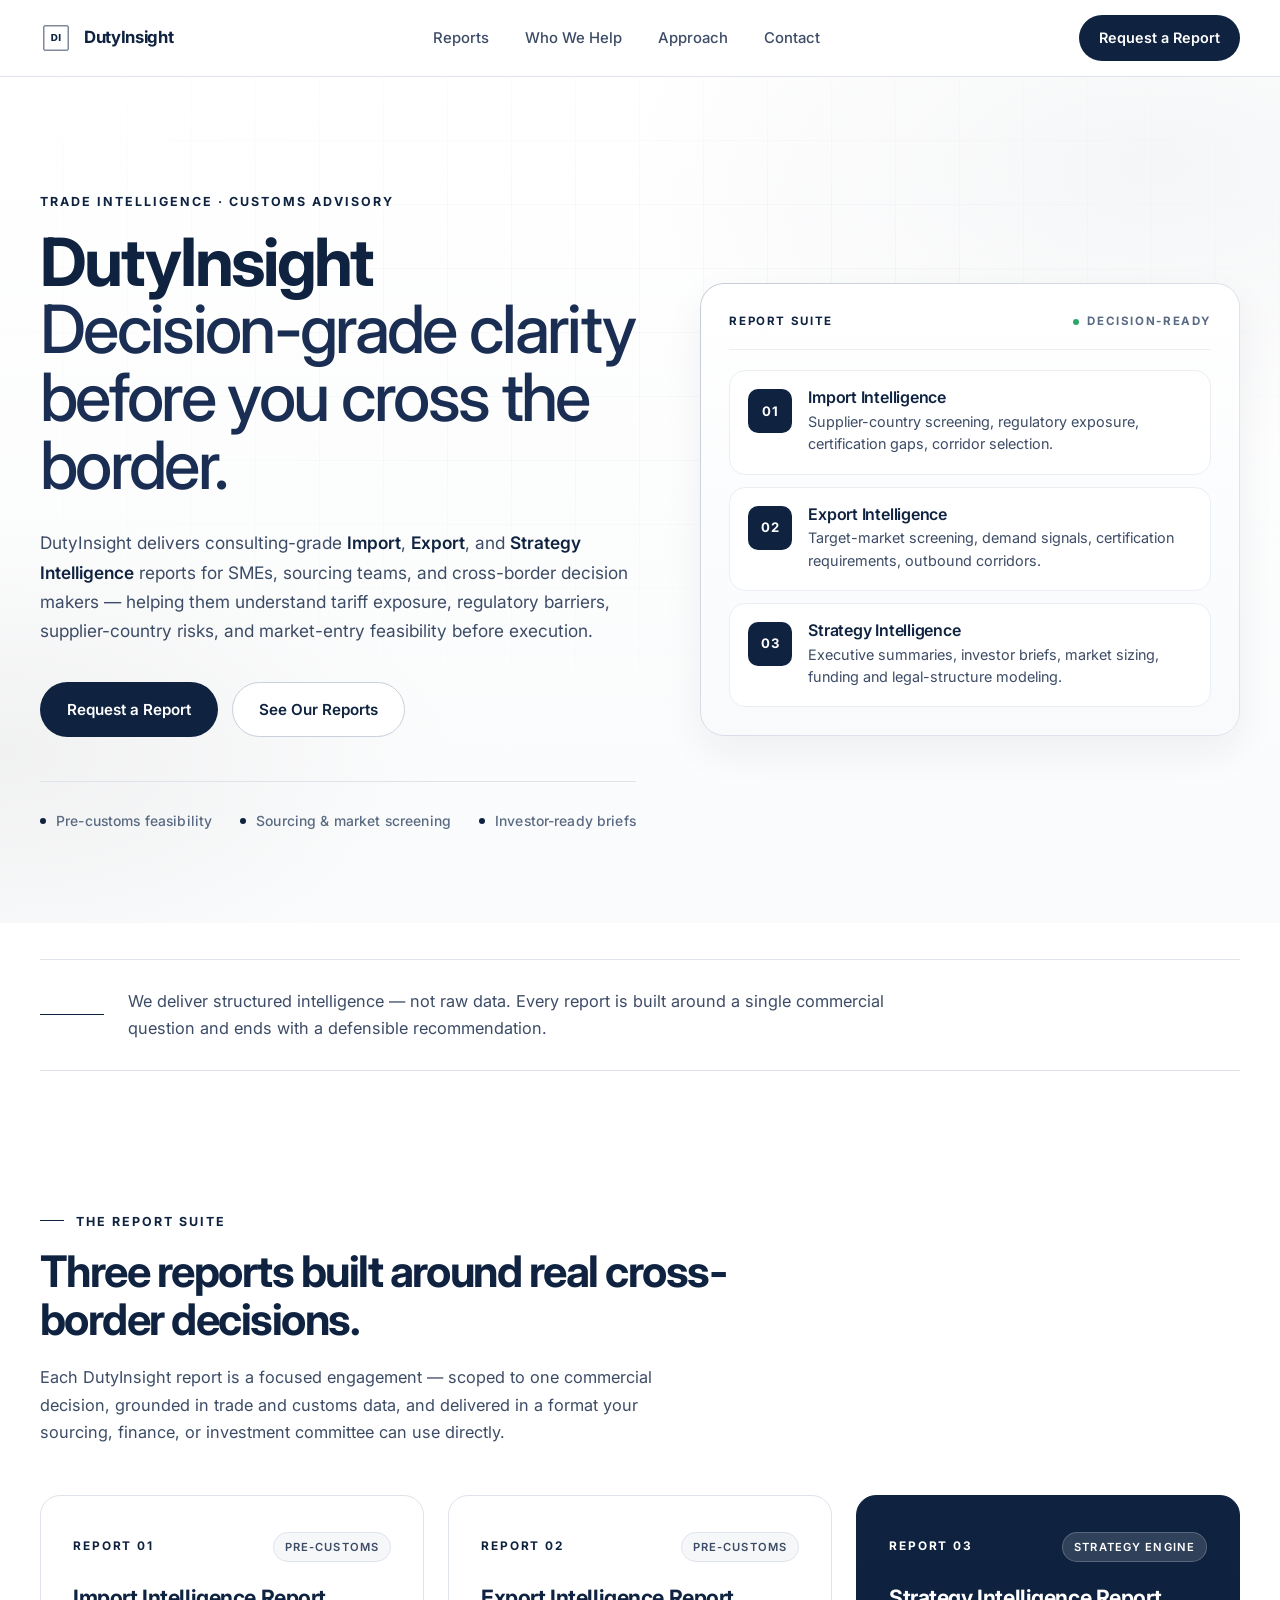
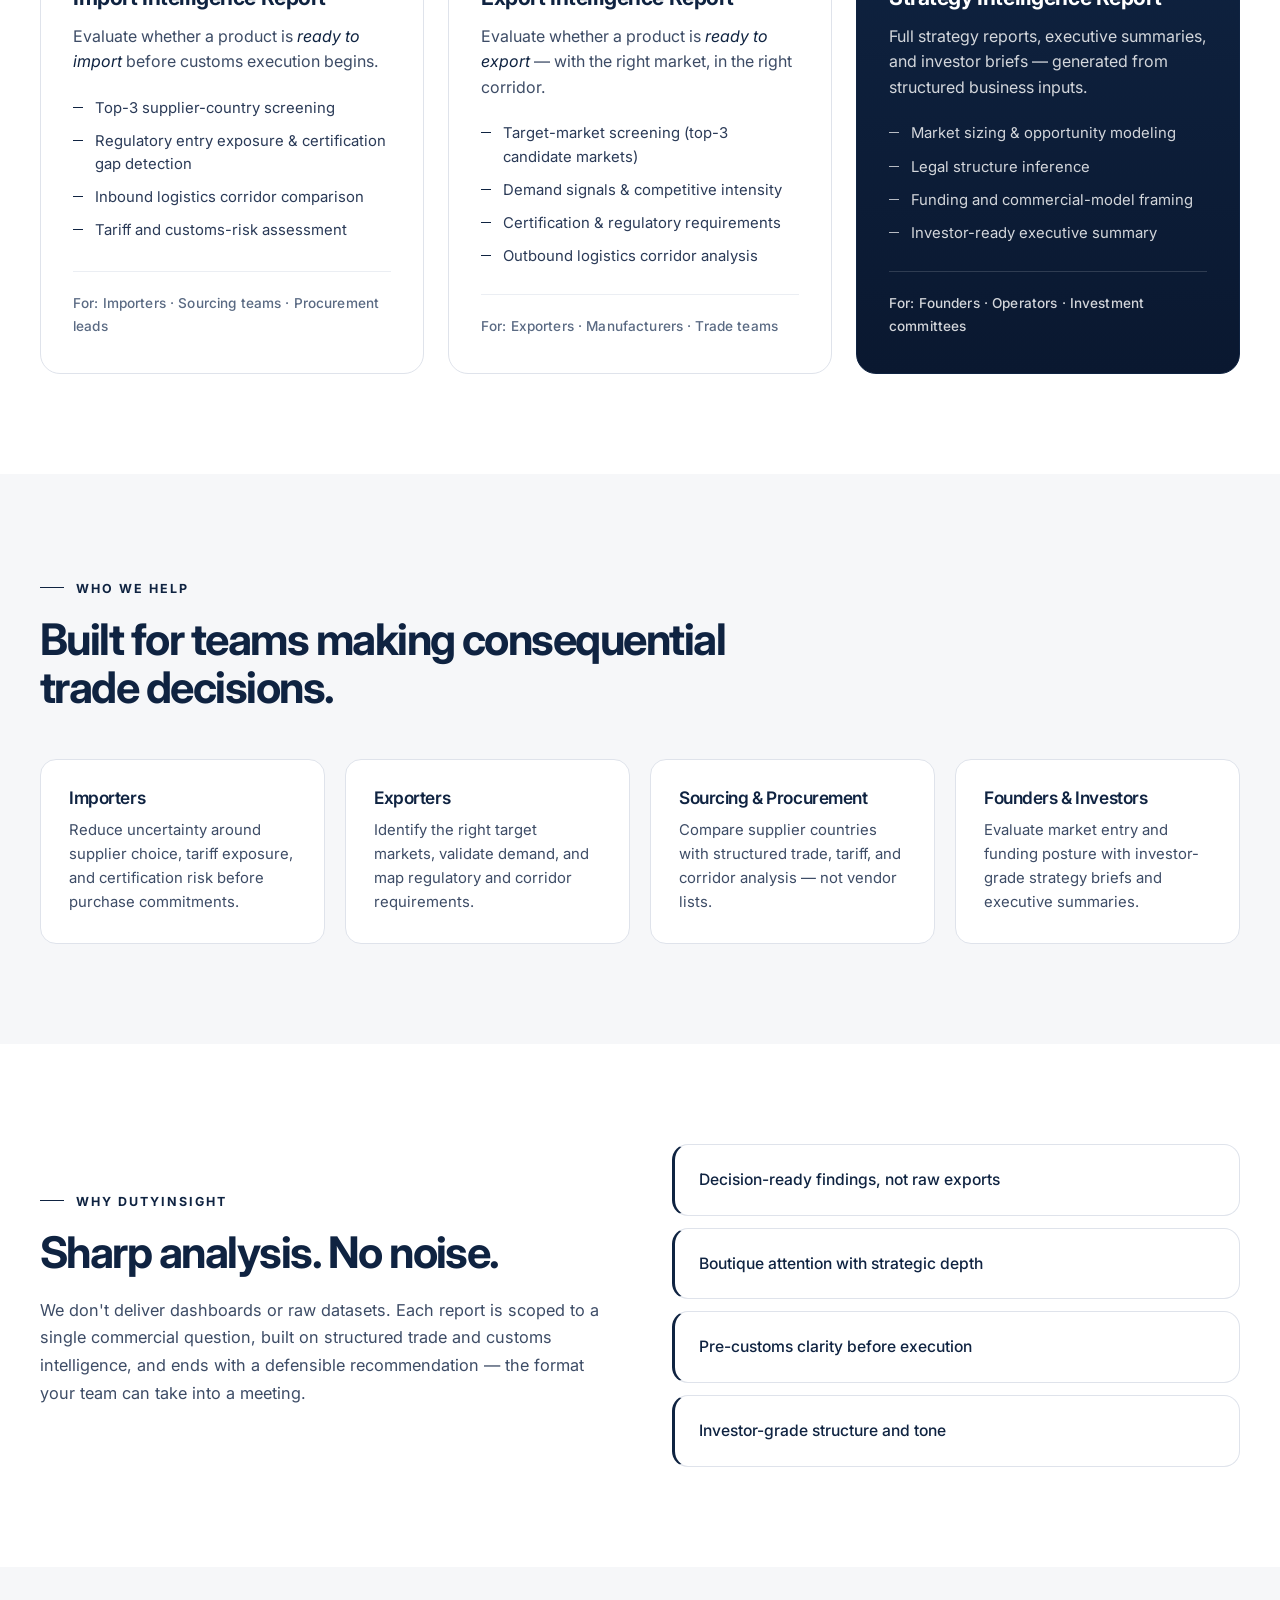
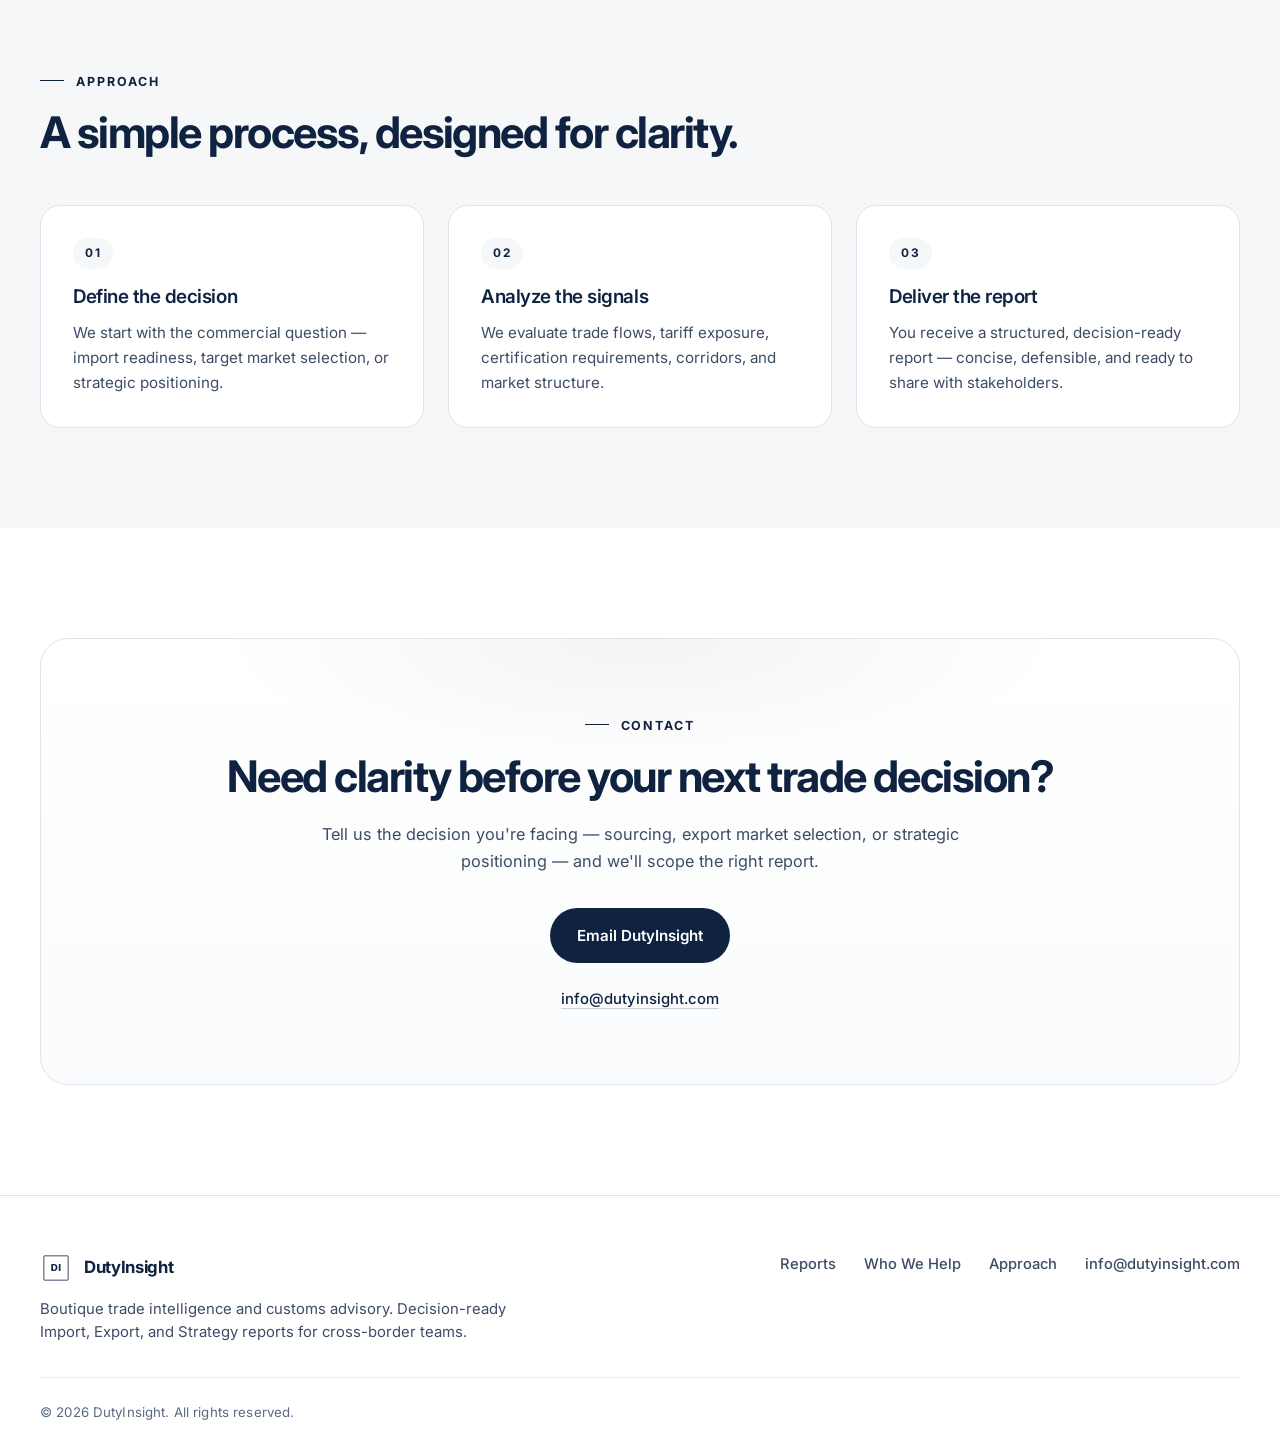
<file: index.html>
<!DOCTYPE html>
<html lang="en">
<head>
  <meta charset="UTF-8" />
  <meta name="viewport" content="width=device-width, initial-scale=1.0" />

  <title>DutyInsight | Strategic Trade Intelligence Reports for Importers & Exporters</title>
  <meta name="description" content="DutyInsight delivers decision-ready import, export, and market-entry intelligence reports for SMEs, sourcing teams, and cross-border decision makers." />
  <meta name="author" content="DutyInsight" />
  <meta name="robots" content="index, follow" />
  <link rel="canonical" href="https://dutyinsight.com/" />

  <!-- Open Graph -->
  <meta property="og:type" content="website" />
  <meta property="og:url" content="https://dutyinsight.com/" />
  <meta property="og:title" content="DutyInsight | Trade Intelligence Reports for Import, Export & Market Strategy" />
  <meta property="og:description" content="Consulting-grade Import, Export, and Strategy Intelligence reports for importers, exporters, and market-entry decision makers." />
  <meta property="og:image" content="https://dutyinsight.com/android-chrome-512x512.png" />
  <meta property="og:site_name" content="DutyInsight" />

  <!-- Twitter -->
  <meta name="twitter:card" content="summary_large_image" />
  <meta name="twitter:title" content="DutyInsight | Trade Intelligence Reports" />
  <meta name="twitter:description" content="Consulting-grade Import, Export, and Strategy Intelligence reports for cross-border decision makers." />
  <meta name="twitter:image" content="https://dutyinsight.com/android-chrome-512x512.png" />

  <!-- Theme -->
  <meta name="theme-color" content="#0F2341" />

  <!-- Favicons -->
  <link rel="icon" type="image/svg+xml" href="/favicon.svg" />
  <link rel="apple-touch-icon" href="/apple-touch-icon.png" />
  <link rel="icon" type="image/png" sizes="192x192" href="/android-chrome-192x192.png" />
  <link rel="icon" type="image/png" sizes="512x512" href="/android-chrome-512x512.png" />

  <!-- Fonts -->
  <link rel="preconnect" href="https://fonts.googleapis.com" />
  <link rel="preconnect" href="https://fonts.gstatic.com" crossorigin />
  <link href="https://fonts.googleapis.com/css2?family=Inter:wght@400;500;600;700;800&display=swap" rel="stylesheet" />

  <!-- Styles -->
  <link rel="stylesheet" href="style.css" />

  <!-- Structured Data: Organization -->
  <script type="application/ld+json">
  {
    "@context": "https://schema.org",
    "@type": "ProfessionalService",
    "name": "DutyInsight",
    "url": "https://dutyinsight.com/",
    "logo": "https://dutyinsight.com/android-chrome-512x512.png",
    "description": "Boutique trade intelligence and customs advisory delivering Import, Export, and Strategy Intelligence reports for cross-border decision makers.",
    "email": "info@dutyinsight.com",
    "areaServed": ["Europe", "North America", "Middle East"],
    "serviceType": [
      "Import Feasibility Intelligence",
      "Export Entry Intelligence",
      "Strategy Intelligence Reports",
      "Customs Advisory",
      "Market Entry Analysis"
    ]
  }
  </script>

  <!-- Structured Data: Services -->
  <script type="application/ld+json">
  {
    "@context": "https://schema.org",
    "@type": "ItemList",
    "itemListElement": [
      {
        "@type": "Service",
        "position": 1,
        "name": "Import Intelligence Report",
        "description": "Pre-customs import feasibility evaluation: supplier country screening, regulatory entry exposure, certification gap detection, and inbound logistics corridor comparison.",
        "provider": { "@type": "Organization", "name": "DutyInsight" }
      },
      {
        "@type": "Service",
        "position": 2,
        "name": "Export Intelligence Report",
        "description": "Pre-customs export readiness evaluation: target market screening, certification requirements, demand signals, and outbound logistics corridor analysis.",
        "provider": { "@type": "Organization", "name": "DutyInsight" }
      },
      {
        "@type": "Service",
        "position": 3,
        "name": "Strategy Intelligence Report",
        "description": "Full strategy reports, executive summaries, and investor briefs with market sizing, legal structure inference, and funding modeling.",
        "provider": { "@type": "Organization", "name": "DutyInsight" }
      }
    ]
  }
  </script>
</head>
<body>

  <header class="site-header" role="banner">
    <div class="container nav">
      <a href="#home" class="brand" aria-label="DutyInsight home">
        <img src="DI_logo.svg" alt="" class="brand-logo" />
        <span class="brand-text">DutyInsight</span>
      </a>

      <nav class="nav-links" aria-label="Primary">
        <a href="#reports">Reports</a>
        <a href="#who">Who We Help</a>
        <a href="#approach">Approach</a>
        <a href="#contact">Contact</a>
      </nav>

      <a href="mailto:info@dutyinsight.com" class="nav-cta">Request a Report</a>
    </div>
  </header>

  <main id="home">

    <!-- HERO -->
    <section class="hero" aria-labelledby="hero-heading">
      <div class="container hero-layout">
        <div class="hero-left">
          <p class="eyebrow">Trade Intelligence &middot; Customs Advisory</p>

     <h1 id="hero-heading">
  DutyInsight
  <span>Decision-grade clarity before you cross the border.</span>
</h1>

          <p class="hero-text">
  DutyInsight delivers consulting-grade <strong>Import</strong>, <strong>Export</strong>, and
  <strong>Strategy Intelligence</strong> reports for SMEs, sourcing teams, and cross-border
  decision makers — helping them understand tariff exposure, regulatory barriers,
  supplier-country risks, and market-entry feasibility before execution.
</p>

          <div class="hero-actions">
            <a href="mailto:info@dutyinsight.com?subject=Report%20Inquiry" class="btn btn-primary">Request a Report</a>
            <a href="#reports" class="btn btn-secondary">See Our Reports</a>
          </div>

          <ul class="hero-meta" aria-label="What we evaluate">
            <li><span>Pre-customs feasibility</span></li>
            <li><span>Sourcing &amp; market screening</span></li>
            <li><span>Investor-ready briefs</span></li>
          </ul>
        </div>

        <aside class="hero-right" aria-label="Report focus areas">
          <div class="insight-panel">
            <div class="panel-top">
              <span class="panel-label">Report Suite</span>
              <span class="panel-status">Decision-ready</span>
            </div>

            <div class="panel-items">
              <div class="panel-item">
                <span class="panel-number">01</span>
                <div>
                  <h3>Import Intelligence</h3>
                  <p>Supplier-country screening, regulatory exposure, certification gaps, corridor selection.</p>
                </div>
              </div>

              <div class="panel-item">
                <span class="panel-number">02</span>
                <div>
                  <h3>Export Intelligence</h3>
                  <p>Target-market screening, demand signals, certification requirements, outbound corridors.</p>
                </div>
              </div>

              <div class="panel-item">
                <span class="panel-number">03</span>
                <div>
                  <h3>Strategy Intelligence</h3>
                  <p>Executive summaries, investor briefs, market sizing, funding and legal-structure modeling.</p>
                </div>
              </div>
            </div>
          </div>
        </aside>
      </div>
    </section>

    <!-- STATEMENT -->
    <section class="section statement" aria-label="Positioning statement">
      <div class="container statement-wrap">
        <div class="statement-line"></div>
        <p>
          We deliver structured intelligence — not raw data. Every report is built around a single
          commercial question and ends with a defensible recommendation.
        </p>
      </div>
    </section>

    <!-- REPORTS / SERVICES -->
    <section class="section" id="reports" aria-labelledby="reports-heading">
      <div class="container">
        <div class="section-head">
          <p class="section-tag">The Report Suite</p>
          <h2 id="reports-heading">Three reports built around real cross-border decisions.</h2>
          <p class="section-subtext">
            Each DutyInsight report is a focused engagement — scoped to one commercial decision,
            grounded in trade and customs data, and delivered in a format your sourcing, finance,
            or investment committee can use directly.
          </p>
        </div>

        <div class="report-grid">

          <article class="report-card report-card-featured" aria-labelledby="report-1">
            <div class="report-head">
              <span class="report-kicker">Report 01</span>
              <span class="report-tag">Pre-Customs</span>
            </div>
            <h3 id="report-1">Import Intelligence Report</h3>
            <p class="report-lead">
              Evaluate whether a product is <em>ready to import</em> before customs execution begins.
            </p>
            <ul class="report-list">
              <li>Top-3 supplier-country screening</li>
              <li>Regulatory entry exposure &amp; certification gap detection</li>
              <li>Inbound logistics corridor comparison</li>
              <li>Tariff and customs-risk assessment</li>
            </ul>
            <p class="report-meta">For: Importers &middot; Sourcing teams &middot; Procurement leads</p>
          </article>

          <article class="report-card report-card-featured" aria-labelledby="report-2">
            <div class="report-head">
              <span class="report-kicker">Report 02</span>
              <span class="report-tag">Pre-Customs</span>
            </div>
            <h3 id="report-2">Export Intelligence Report</h3>
            <p class="report-lead">
              Evaluate whether a product is <em>ready to export</em> — with the right market, in the right corridor.
            </p>
            <ul class="report-list">
              <li>Target-market screening (top-3 candidate markets)</li>
              <li>Demand signals &amp; competitive intensity</li>
              <li>Certification &amp; regulatory requirements</li>
              <li>Outbound logistics corridor analysis</li>
            </ul>
            <p class="report-meta">For: Exporters &middot; Manufacturers &middot; Trade teams</p>
          </article>

          <article class="report-card report-card-strategy" aria-labelledby="report-3">
            <div class="report-head">
              <span class="report-kicker">Report 03</span>
              <span class="report-tag">Strategy Engine</span>
            </div>
            <h3 id="report-3">Strategy Intelligence Report</h3>
            <p class="report-lead">
              Full strategy reports, executive summaries, and investor briefs — generated from
              structured business inputs.
            </p>
            <ul class="report-list">
              <li>Market sizing &amp; opportunity modeling</li>
              <li>Legal structure inference</li>
              <li>Funding and commercial-model framing</li>
              <li>Investor-ready executive summary</li>
            </ul>
            <p class="report-meta">For: Founders &middot; Operators &middot; Investment committees</p>
          </article>

        </div>
      </div>
    </section>

    <!-- WHO WE HELP -->
    <section class="section alt" id="who" aria-labelledby="who-heading">
      <div class="container">
        <div class="section-head">
          <p class="section-tag">Who We Help</p>
          <h2 id="who-heading">Built for teams making consequential trade decisions.</h2>
        </div>

        <div class="who-grid">
          <div class="who-card">
            <h3>Importers</h3>
            <p>Reduce uncertainty around supplier choice, tariff exposure, and certification risk before purchase commitments.</p>
          </div>
          <div class="who-card">
            <h3>Exporters</h3>
            <p>Identify the right target markets, validate demand, and map regulatory and corridor requirements.</p>
          </div>
          <div class="who-card">
            <h3>Sourcing &amp; Procurement</h3>
            <p>Compare supplier countries with structured trade, tariff, and corridor analysis — not vendor lists.</p>
          </div>
          <div class="who-card">
            <h3>Founders &amp; Investors</h3>
            <p>Evaluate market entry and funding posture with investor-grade strategy briefs and executive summaries.</p>
          </div>
        </div>
      </div>
    </section>

    <!-- WHY -->
    <section class="section" id="why" aria-labelledby="why-heading">
      <div class="container why-layout">
        <div class="why-left">
          <p class="section-tag">Why DutyInsight</p>
          <h2 id="why-heading">Sharp analysis. No noise.</h2>
          <p class="section-subtext">
            We don't deliver dashboards or raw datasets. Each report is scoped to a single
            commercial question, built on structured trade and customs intelligence, and ends with
            a defensible recommendation — the format your team can take into a meeting.
          </p>
        </div>

        <div class="why-right">
          <div class="value-card">
            <div class="value-item">Decision-ready findings, not raw exports</div>
            <div class="value-item">Boutique attention with strategic depth</div>
            <div class="value-item">Pre-customs clarity before execution</div>
            <div class="value-item">Investor-grade structure and tone</div>
          </div>
        </div>
      </div>
    </section>

    <!-- APPROACH -->
    <section class="section alt" id="approach" aria-labelledby="approach-heading">
      <div class="container">
        <div class="section-head">
          <p class="section-tag">Approach</p>
          <h2 id="approach-heading">A simple process, designed for clarity.</h2>
        </div>

        <div class="approach-grid">
          <div class="approach-card">
            <span class="approach-no">01</span>
            <h3>Define the decision</h3>
            <p>We start with the commercial question — import readiness, target market selection, or strategic positioning.</p>
          </div>
          <div class="approach-card">
            <span class="approach-no">02</span>
            <h3>Analyze the signals</h3>
            <p>We evaluate trade flows, tariff exposure, certification requirements, corridors, and market structure.</p>
          </div>
          <div class="approach-card">
            <span class="approach-no">03</span>
            <h3>Deliver the report</h3>
            <p>You receive a structured, decision-ready report — concise, defensible, and ready to share with stakeholders.</p>
          </div>
        </div>
      </div>
    </section>

    <!-- CONTACT -->
    <section class="section contact-section" id="contact" aria-labelledby="contact-heading">
      <div class="container">
        <div class="contact-box">
          <p class="section-tag">Contact</p>
          <h2 id="contact-heading">Need clarity before your next trade decision?</h2>
          <p class="section-subtext">
            Tell us the decision you're facing — sourcing, export market selection, or strategic
            positioning — and we'll scope the right report.
          </p>
          <div class="contact-actions">
            <a href="mailto:info@dutyinsight.com?subject=Report%20Inquiry" class="btn btn-primary">Email DutyInsight</a>
          </div>
          <p class="contact-email"><a href="mailto:info@dutyinsight.com">info@dutyinsight.com</a></p>
        </div>
      </div>
    </section>

  </main>

  <footer class="site-footer" role="contentinfo">
    <div class="container footer-layout">
      <div class="footer-brand-wrap">
        <a href="#home" class="brand footer-brand" aria-label="DutyInsight home">
          <img src="DI_logo.svg" alt="" class="brand-logo" />
          <span class="brand-text">DutyInsight</span>
        </a>
        <p class="footer-note">
          Boutique trade intelligence and customs advisory. Decision-ready Import, Export, and
          Strategy reports for cross-border teams.
        </p>
      </div>

      <nav class="footer-links" aria-label="Footer">
        <a href="#reports">Reports</a>
        <a href="#who">Who We Help</a>
        <a href="#approach">Approach</a>
        <a href="mailto:info@dutyinsight.com">info@dutyinsight.com</a>
      </nav>
    </div>
    <div class="container footer-bottom">
      <p>&copy; <span id="year"></span> DutyInsight. All rights reserved.</p>
    </div>
  </footer>

  <script>
    document.getElementById('year').textContent = new Date().getFullYear();
  </script>

</body>
</html>
</file>
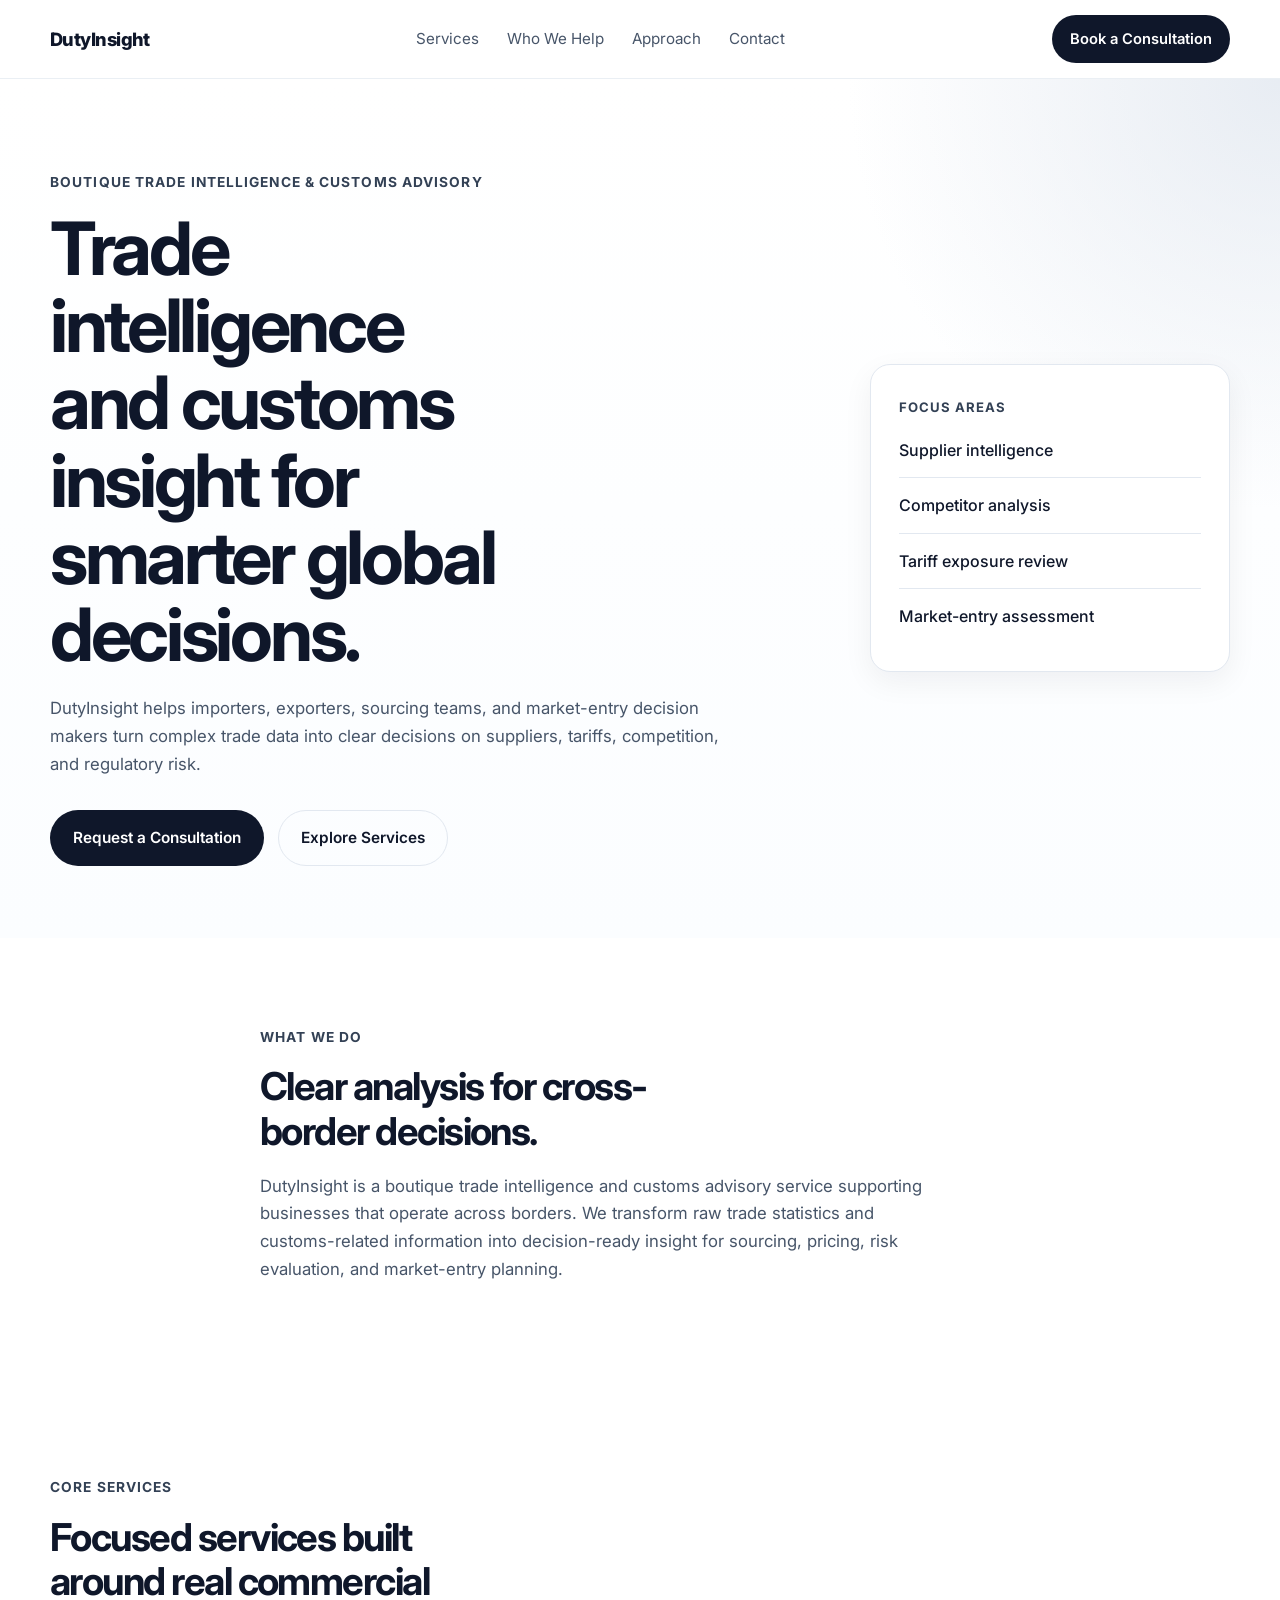
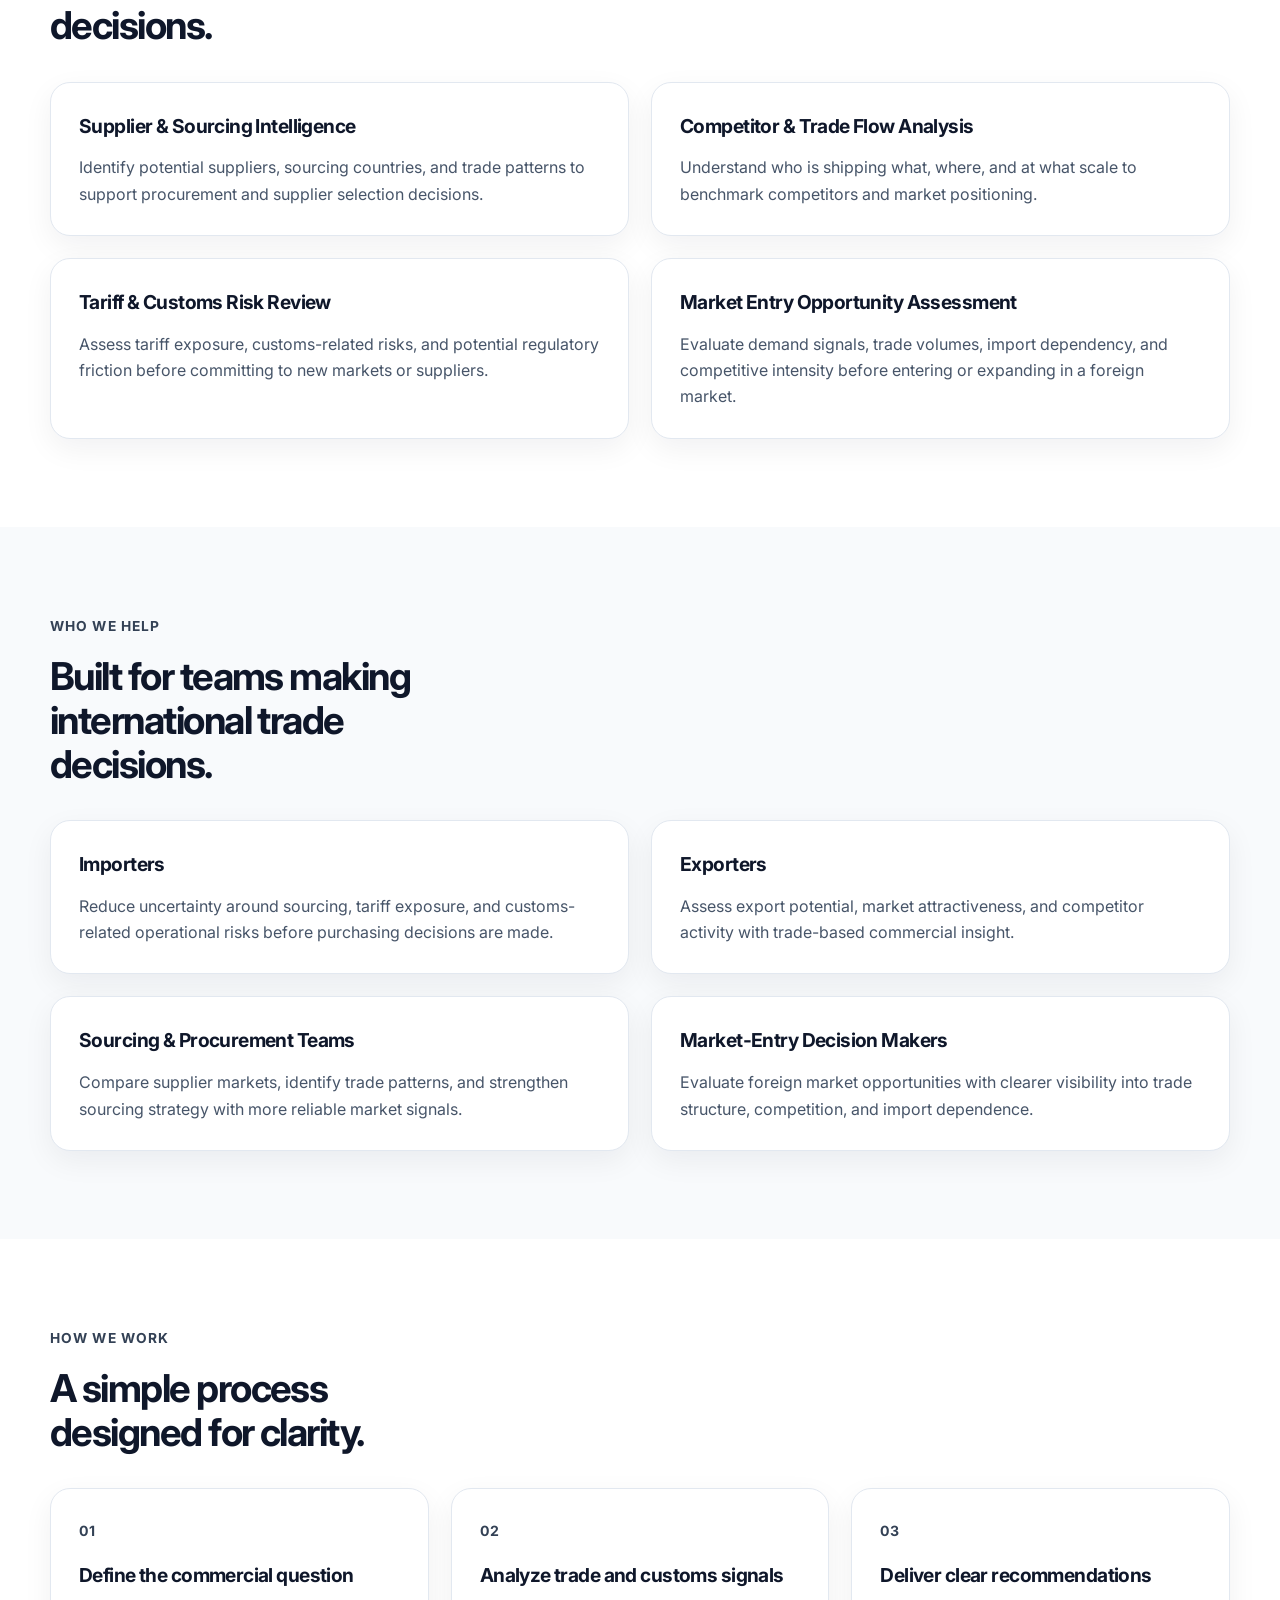
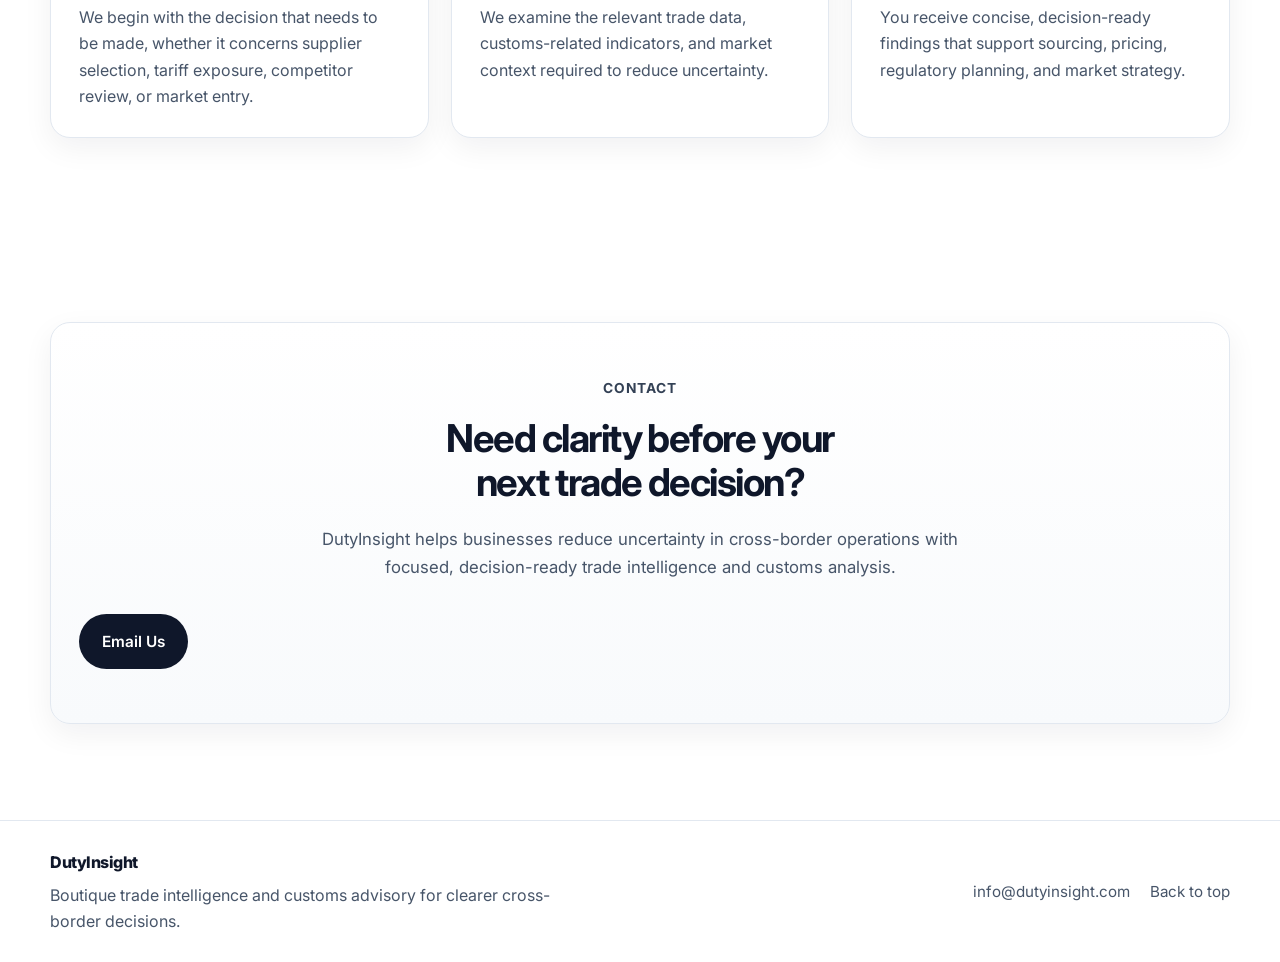
<file: dutyinsight-site/index.html>
<!DOCTYPE html>
<html lang="en">
<head>
  <meta charset="UTF-8" />
  <meta name="viewport" content="width=device-width, initial-scale=1.0" />
  <meta
    name="description"
    content="DutyInsight is a boutique trade intelligence and customs advisory service helping businesses make smarter sourcing, tariff, and market-entry decisions."
  />
  <title>DutyInsight | Trade Intelligence & Customs Advisory</title>

  <link rel="preconnect" href="https://fonts.googleapis.com" />
  <link rel="preconnect" href="https://fonts.gstatic.com" crossorigin />
  <link
    href="https://fonts.googleapis.com/css2?family=Inter:wght@400;500;600;700;800&display=swap"
    rel="stylesheet"
  />

  <link rel="stylesheet" href="style.css" />
</head>
<body>

<header class="site-header">
  <div class="container nav">

    <a href="#home" class="logo">DutyInsight</a>

    <nav class="nav-links">
      <a href="#services">Services</a>
      <a href="#industries">Who We Help</a>
      <a href="#approach">Approach</a>
      <a href="#contact">Contact</a>
    </nav>

    <a href="mailto:info@dutyinsight.com" class="nav-cta">
      Book a Consultation
    </a>

  </div>
</header>


<main id="home">

<section class="hero">
  <div class="container hero-grid">

    <div class="hero-copy">

      <p class="eyebrow">
        Boutique Trade Intelligence & Customs Advisory
      </p>

      <h1>
        Trade intelligence and customs insight for smarter global decisions.
      </h1>

      <p class="hero-text">
        DutyInsight helps importers, exporters, sourcing teams, and market-entry
        decision makers turn complex trade data into clear decisions on suppliers,
        tariffs, competition, and regulatory risk.
      </p>

      <div class="hero-actions">
        <a href="mailto:info@dutyinsight.com" class="btn btn-primary">
          Request a Consultation
        </a>

        <a href="#services" class="btn btn-secondary">
          Explore Services
        </a>
      </div>

    </div>


    <div class="hero-card">
      <div class="mini-card">

        <span class="mini-label">
          Focus Areas
        </span>

        <ul>
          <li>Supplier intelligence</li>
          <li>Competitor analysis</li>
          <li>Tariff exposure review</li>
          <li>Market-entry assessment</li>
        </ul>

      </div>
    </div>

  </div>
</section>



<section class="section intro">
  <div class="container narrow">

    <p class="section-tag">What We Do</p>

    <h2>
      Clear analysis for cross-border decisions.
    </h2>

    <p class="section-text">
      DutyInsight is a boutique trade intelligence and customs advisory service
      supporting businesses that operate across borders. We transform raw trade
      statistics and customs-related information into decision-ready insight for
      sourcing, pricing, risk evaluation, and market-entry planning.
    </p>

  </div>
</section>



<section class="section" id="services">

  <div class="container">

    <div class="section-head">
      <p class="section-tag">Core Services</p>

      <h2>
        Focused services built around real commercial decisions.
      </h2>
    </div>


    <div class="card-grid">

      <article class="card">
        <h3>Supplier & Sourcing Intelligence</h3>
        <p>
          Identify potential suppliers, sourcing countries, and trade patterns
          to support procurement and supplier selection decisions.
        </p>
      </article>


      <article class="card">
        <h3>Competitor & Trade Flow Analysis</h3>
        <p>
          Understand who is shipping what, where, and at what scale to benchmark
          competitors and market positioning.
        </p>
      </article>


      <article class="card">
        <h3>Tariff & Customs Risk Review</h3>
        <p>
          Assess tariff exposure, customs-related risks, and potential regulatory
          friction before committing to new markets or suppliers.
        </p>
      </article>


      <article class="card">
        <h3>Market Entry Opportunity Assessment</h3>
        <p>
          Evaluate demand signals, trade volumes, import dependency, and competitive
          intensity before entering or expanding in a foreign market.
        </p>
      </article>

    </div>

  </div>
</section>



<section class="section alt" id="industries">

  <div class="container">

    <div class="section-head">
      <p class="section-tag">Who We Help</p>

      <h2>
        Built for teams making international trade decisions.
      </h2>
    </div>


    <div class="split-grid">

      <div class="info-box">
        <h3>Importers</h3>
        <p>
          Reduce uncertainty around sourcing, tariff exposure, and customs-related
          operational risks before purchasing decisions are made.
        </p>
      </div>


      <div class="info-box">
        <h3>Exporters</h3>
        <p>
          Assess export potential, market attractiveness, and competitor activity
          with trade-based commercial insight.
        </p>
      </div>


      <div class="info-box">
        <h3>Sourcing & Procurement Teams</h3>
        <p>
          Compare supplier markets, identify trade patterns, and strengthen sourcing
          strategy with more reliable market signals.
        </p>
      </div>


      <div class="info-box">
        <h3>Market-Entry Decision Makers</h3>
        <p>
          Evaluate foreign market opportunities with clearer visibility into trade
          structure, competition, and import dependence.
        </p>
      </div>

    </div>

  </div>
</section>



<section class="section" id="approach">

  <div class="container">

    <div class="section-head">
      <p class="section-tag">How We Work</p>

      <h2>
        A simple process designed for clarity.
      </h2>
    </div>


    <div class="steps">

      <div class="step">
        <span class="step-number">01</span>
        <h3>Define the commercial question</h3>
        <p>
          We begin with the decision that needs to be made, whether it concerns
          supplier selection, tariff exposure, competitor review, or market entry.
        </p>
      </div>


      <div class="step">
        <span class="step-number">02</span>
        <h3>Analyze trade and customs signals</h3>
        <p>
          We examine the relevant trade data, customs-related indicators, and market
          context required to reduce uncertainty.
        </p>
      </div>


      <div class="step">
        <span class="step-number">03</span>
        <h3>Deliver clear recommendations</h3>
        <p>
          You receive concise, decision-ready findings that support sourcing,
          pricing, regulatory planning, and market strategy.
        </p>
      </div>

    </div>

  </div>
</section>



<section class="section contact-section" id="contact">

  <div class="container contact-card">

    <p class="section-tag">Contact</p>

    <h2>
      Need clarity before your next trade decision?
    </h2>

    <p class="section-text">
      DutyInsight helps businesses reduce uncertainty in cross-border operations
      with focused, decision-ready trade intelligence and customs analysis.
    </p>


    <div class="contact-actions">
      <a href="mailto:info@dutyinsight.com" class="btn btn-primary">
        Email Us
      </a>
    </div>

  </div>
</section>

</main>



<footer class="site-footer">

  <div class="container footer-wrap">

    <div>
      <p class="footer-brand">DutyInsight</p>

      <p class="footer-text">
        Boutique trade intelligence and customs advisory for clearer cross-border decisions.
      </p>
    </div>


    <div class="footer-links">
      <a href="mailto:info@dutyinsight.com">
        info@dutyinsight.com
      </a>

      <a href="#home">
        Back to top
      </a>
    </div>

  </div>

</footer>

</body>
</html>
</file>
<file: style.css>
/* =========================================================
   DutyInsight — Style System
   Brand: minimal, consulting-grade, structured, analytical
   Primary:   #0F2341
   Secondary: #E6E6E6
   Type:      Inter
   ========================================================= */

:root {
  /* Brand palette */
  --primary:        #0F2341;
  --primary-deep:   #0a1830;
  --primary-soft:   #1a2e54;
  --secondary:      #E6E6E6;

  /* Surfaces */
  --bg:             #ffffff;
  --bg-soft:        #f6f7f9;
  --bg-tint:        #fafbfc;
  --panel:          #ffffff;

  /* Text */
  --text:           #0F2341;
  --text-soft:      #2a3a57;
  --muted:          #5a6a83;
  --muted-strong:   #3d4c66;

  /* Lines */
  --line:           #dfe3eb;
  --line-soft:      #ebeef3;
  --line-strong:    #c9d0db;

  /* System */
  --max-width:      1200px;
  --radius-lg:      20px;
  --radius:         16px;
  --radius-sm:      12px;

  /* Shadows */
  --shadow-soft:    0 8px 24px rgba(15, 35, 65, 0.04);
  --shadow-card:    0 16px 40px rgba(15, 35, 65, 0.06);
  --shadow-hover:   0 24px 56px rgba(15, 35, 65, 0.10);

  /* Motion */
  --ease:           cubic-bezier(0.4, 0, 0.2, 1);
}

/* =========================================================
   Reset & base
   ========================================================= */
*,
*::before,
*::after {
  box-sizing: border-box;
}

html {
  scroll-behavior: smooth;
  -webkit-text-size-adjust: 100%;
}

body {
  margin: 0;
  font-family: "Inter", system-ui, -apple-system, sans-serif;
  font-size: 16px;
  line-height: 1.65;
  color: var(--text);
  background: var(--bg);
  -webkit-font-smoothing: antialiased;
  -moz-osx-font-smoothing: grayscale;
  text-rendering: optimizeLegibility;
}

a {
  color: inherit;
  text-decoration: none;
}

img {
  max-width: 100%;
  display: block;
}

ul {
  list-style: none;
  padding: 0;
  margin: 0;
}

strong {
  color: var(--primary);
  font-weight: 600;
}

em {
  font-style: italic;
  color: var(--primary);
}

/* =========================================================
   Layout primitives
   ========================================================= */
.container {
  width: min(100% - 48px, var(--max-width));
  margin-inline: auto;
}

.section {
  padding: 100px 0;
}

.section.alt {
  background: var(--bg-soft);
}

.section-head {
  margin-bottom: 48px;
  max-width: 760px;
}

.section-tag,
.eyebrow {
  display: inline-block;
  margin: 0 0 16px;
  font-size: 0.78rem;
  font-weight: 700;
  letter-spacing: 0.16em;
  text-transform: uppercase;
  color: var(--primary);
}

.section-tag::before {
  content: "";
  display: inline-block;
  width: 24px;
  height: 1px;
  background: var(--primary);
  vertical-align: middle;
  margin-right: 12px;
  transform: translateY(-2px);
}

h1, h2, h3 {
  color: var(--primary);
  letter-spacing: -0.025em;
  line-height: 1.1;
}

.section-subtext {
  margin-top: 20px;
  max-width: 64ch;
  font-size: 1.02rem;
  color: var(--muted-strong);
  line-height: 1.7;
}

/* =========================================================
   Header
   ========================================================= */
.site-header {
  position: sticky;
  top: 0;
  z-index: 100;
  background: rgba(255, 255, 255, 0.86);
  backdrop-filter: saturate(140%) blur(16px);
  -webkit-backdrop-filter: saturate(140%) blur(16px);
  border-bottom: 1px solid var(--line);
}

.nav {
  min-height: 76px;
  display: flex;
  align-items: center;
  justify-content: space-between;
  gap: 32px;
}

.brand {
  display: inline-flex;
  align-items: center;
  gap: 12px;
  font-weight: 700;
  letter-spacing: -0.02em;
  color: var(--primary);
}

.brand-logo {
  width: 32px;
  height: 32px;
  flex-shrink: 0;
}

.brand-text {
  font-size: 1.05rem;
  font-weight: 700;
}

.nav-links {
  display: flex;
  align-items: center;
  gap: 36px;
}

.nav-links a {
  position: relative;
  font-size: 0.93rem;
  font-weight: 500;
  color: var(--muted-strong);
  transition: color 0.2s var(--ease);
}

.nav-links a::after {
  content: "";
  position: absolute;
  left: 0;
  bottom: -6px;
  width: 0;
  height: 1px;
  background: var(--primary);
  transition: width 0.25s var(--ease);
}

.nav-links a:hover {
  color: var(--primary);
}

.nav-links a:hover::after {
  width: 100%;
}

.nav-cta {
  padding: 11px 20px;
  background: var(--primary);
  color: #fff;
  font-size: 0.9rem;
  font-weight: 600;
  border-radius: 999px;
  transition: background 0.2s var(--ease), transform 0.2s var(--ease);
}

.nav-cta:hover {
  background: var(--primary-deep);
  transform: translateY(-1px);
}

/* =========================================================
   Buttons
   ========================================================= */
.btn {
  display: inline-flex;
  align-items: center;
  justify-content: center;
  padding: 14px 26px;
  font-size: 0.95rem;
  font-weight: 600;
  border-radius: 999px;
  border: 1px solid transparent;
  transition: all 0.22s var(--ease);
  cursor: pointer;
}

.btn-primary {
  background: var(--primary);
  color: #fff;
}

.btn-primary:hover {
  background: var(--primary-deep);
  transform: translateY(-1px);
  box-shadow: 0 12px 28px rgba(15, 35, 65, 0.18);
}

.btn-secondary {
  background: #fff;
  border-color: var(--line-strong);
  color: var(--primary);
}

.btn-secondary:hover {
  border-color: var(--primary);
  transform: translateY(-1px);
}

/* =========================================================
   Hero
   ========================================================= */
.hero {
  position: relative;
  padding: 110px 0 90px;
  overflow: hidden;
  background:
    radial-gradient(ellipse 60% 50% at 90% 10%, rgba(15, 35, 65, 0.04), transparent 70%),
    radial-gradient(ellipse 50% 40% at 0% 80%, rgba(230, 230, 230, 0.5), transparent 70%),
    linear-gradient(180deg, #ffffff, #fafbfc);
}

.hero::before {
  content: "";
  position: absolute;
  inset: 0;
  background-image:
    linear-gradient(rgba(15, 35, 65, 0.025) 1px, transparent 1px),
    linear-gradient(90deg, rgba(15, 35, 65, 0.025) 1px, transparent 1px);
  background-size: 64px 64px;
  background-position: -1px -1px;
  mask-image: radial-gradient(ellipse 80% 60% at 50% 30%, #000 30%, transparent 80%);
  -webkit-mask-image: radial-gradient(ellipse 80% 60% at 50% 30%, #000 30%, transparent 80%);
  pointer-events: none;
}

.hero-layout {
  position: relative;
  display: grid;
  grid-template-columns: 1.05fr 0.95fr;
  gap: 64px;
  align-items: center;
}

.hero h1 {
  margin: 0;
  font-size: clamp(2.6rem, 5.2vw, 4.6rem);
  font-weight: 700;
  line-height: 1.02;
  letter-spacing: -0.04em;
}

.hero h1 span {
  display: block;
  color: var(--primary-soft);
  font-weight: 500;
}

.hero-text {
  margin-top: 28px;
  max-width: 56ch;
  font-size: 1.08rem;
  line-height: 1.7;
  color: var(--muted-strong);
}

.hero-actions {
  display: flex;
  flex-wrap: wrap;
  gap: 14px;
  margin-top: 36px;
}

.hero-meta {
  display: flex;
  flex-wrap: wrap;
  gap: 28px;
  margin-top: 44px;
  padding-top: 28px;
  border-top: 1px solid var(--line);
}

.hero-meta li {
  font-size: 0.87rem;
  font-weight: 500;
  color: var(--muted);
  letter-spacing: 0.01em;
  position: relative;
  padding-left: 16px;
}

.hero-meta li::before {
  content: "";
  position: absolute;
  left: 0;
  top: 50%;
  width: 6px;
  height: 6px;
  border-radius: 50%;
  background: var(--primary);
  transform: translateY(-50%);
}

/* Insight panel */
.insight-panel {
  position: relative;
  background: linear-gradient(180deg, #ffffff, #f8fafc);
  border: 1px solid var(--line);
  border-radius: 24px;
  padding: 28px;
  box-shadow: var(--shadow-card);
}

.insight-panel::before {
  content: "";
  position: absolute;
  inset: -1px;
  border-radius: 24px;
  padding: 1px;
  background: linear-gradient(135deg, rgba(15, 35, 65, 0.12), transparent 60%);
  mask: linear-gradient(#fff 0 0) content-box, linear-gradient(#fff 0 0);
  -webkit-mask: linear-gradient(#fff 0 0) content-box, linear-gradient(#fff 0 0);
  -webkit-mask-composite: xor;
  mask-composite: exclude;
  pointer-events: none;
}

.panel-top {
  display: flex;
  align-items: center;
  justify-content: space-between;
  margin-bottom: 20px;
  padding-bottom: 18px;
  border-bottom: 1px solid var(--line-soft);
}

.panel-label,
.panel-status {
  font-size: 0.72rem;
  font-weight: 700;
  letter-spacing: 0.14em;
  text-transform: uppercase;
}

.panel-label {
  color: var(--primary);
}

.panel-status {
  color: var(--muted);
}

.panel-status::before {
  content: "";
  display: inline-block;
  width: 6px;
  height: 6px;
  border-radius: 50%;
  background: #2ea66a;
  margin-right: 8px;
  vertical-align: middle;
}

.panel-items {
  display: grid;
  gap: 12px;
}

.panel-item {
  display: grid;
  grid-template-columns: 44px 1fr;
  gap: 16px;
  padding: 18px;
  background: #fff;
  border: 1px solid var(--line-soft);
  border-radius: var(--radius);
  transition: border-color 0.2s var(--ease), transform 0.2s var(--ease);
}

.panel-item:hover {
  border-color: var(--line-strong);
  transform: translateX(2px);
}

.panel-number {
  width: 44px;
  height: 44px;
  display: inline-flex;
  align-items: center;
  justify-content: center;
  border-radius: 10px;
  background: var(--primary);
  color: #fff;
  font-size: 0.82rem;
  font-weight: 700;
  letter-spacing: 0.04em;
}

.panel-item h3 {
  margin: 0 0 4px;
  font-size: 1rem;
  font-weight: 600;
  letter-spacing: -0.015em;
}

.panel-item p {
  margin: 0;
  font-size: 0.9rem;
  line-height: 1.55;
  color: var(--muted-strong);
}

/* =========================================================
   Statement strip
   ========================================================= */
.statement {
  padding: 36px 0;
}

.statement-wrap {
  display: flex;
  align-items: center;
  gap: 24px;
  padding: 28px 0;
  border-top: 1px solid var(--line);
  border-bottom: 1px solid var(--line);
}

.statement-line {
  width: 64px;
  height: 1px;
  background: var(--primary);
  flex-shrink: 0;
}

.statement-wrap p {
  margin: 0;
  font-size: 1.02rem;
  color: var(--muted-strong);
  max-width: 80ch;
}

/* =========================================================
   Section headings (shared)
   ========================================================= */
.section-head h2,
.why-left h2,
.contact-box h2 {
  margin: 0;
  font-size: clamp(2rem, 3.4vw, 3rem);
  font-weight: 700;
  line-height: 1.1;
  letter-spacing: -0.035em;
}

/* =========================================================
   Reports section
   ========================================================= */
.report-grid {
  display: grid;
  grid-template-columns: repeat(3, minmax(0, 1fr));
  gap: 24px;
}

.report-card {
  position: relative;
  display: flex;
  flex-direction: column;
  padding: 36px 32px;
  background: #fff;
  border: 1px solid var(--line);
  border-radius: var(--radius-lg);
  transition: border-color 0.25s var(--ease), transform 0.25s var(--ease), box-shadow 0.25s var(--ease);
}

.report-card:hover {
  border-color: var(--primary);
  transform: translateY(-4px);
  box-shadow: var(--shadow-hover);
}

.report-card-strategy {
  background: linear-gradient(180deg, var(--primary), var(--primary-deep));
  border-color: var(--primary);
  color: #fff;
}

.report-card-strategy h3,
.report-card-strategy .report-kicker,
.report-card-strategy strong {
  color: #fff;
}

.report-card-strategy .report-tag {
  background: rgba(255, 255, 255, 0.14);
  color: #fff;
  border-color: rgba(255, 255, 255, 0.2);
}

.report-card-strategy .report-lead,
.report-card-strategy .report-list li,
.report-card-strategy .report-meta {
  color: rgba(255, 255, 255, 0.82);
}

.report-card-strategy .report-list li::before {
  background: rgba(255, 255, 255, 0.7);
}

.report-card-strategy:hover {
  border-color: rgba(255, 255, 255, 0.3);
}

.report-head {
  display: flex;
  align-items: center;
  justify-content: space-between;
  margin-bottom: 24px;
}

.report-kicker {
  font-size: 0.74rem;
  font-weight: 700;
  letter-spacing: 0.16em;
  text-transform: uppercase;
  color: var(--primary);
}

.report-tag {
  font-size: 0.7rem;
  font-weight: 600;
  letter-spacing: 0.1em;
  text-transform: uppercase;
  padding: 5px 11px;
  border-radius: 999px;
  background: var(--bg-soft);
  border: 1px solid var(--line);
  color: var(--muted-strong);
}

.report-card h3 {
  margin: 0 0 14px;
  font-size: 1.32rem;
  font-weight: 700;
  letter-spacing: -0.02em;
}

.report-lead {
  margin: 0 0 22px;
  font-size: 1rem;
  line-height: 1.6;
  color: var(--muted-strong);
}

.report-list {
  display: flex;
  flex-direction: column;
  gap: 10px;
  margin: 0 0 26px;
}

.report-list li {
  position: relative;
  padding-left: 22px;
  font-size: 0.93rem;
  line-height: 1.55;
  color: var(--text-soft);
}

.report-list li::before {
  content: "";
  position: absolute;
  left: 0;
  top: 10px;
  width: 10px;
  height: 1px;
  background: var(--primary);
}

.report-meta {
  margin: auto 0 0;
  padding-top: 20px;
  border-top: 1px solid var(--line-soft);
  font-size: 0.85rem;
  font-weight: 500;
  color: var(--muted);
  letter-spacing: 0.01em;
}

.report-card-strategy .report-meta {
  border-top-color: rgba(255, 255, 255, 0.15);
}

/* =========================================================
   Who we help
   ========================================================= */
.who-grid {
  display: grid;
  grid-template-columns: repeat(4, minmax(0, 1fr));
  gap: 20px;
}

.who-card {
  padding: 28px;
  background: #fff;
  border: 1px solid var(--line);
  border-radius: var(--radius);
  transition: border-color 0.22s var(--ease), transform 0.22s var(--ease);
}

.who-card:hover {
  border-color: var(--primary);
  transform: translateY(-3px);
}

.who-card h3 {
  margin: 0 0 12px;
  font-size: 1.08rem;
  font-weight: 600;
}

.who-card p {
  margin: 0;
  font-size: 0.93rem;
  line-height: 1.6;
  color: var(--muted-strong);
}

/* =========================================================
   Why
   ========================================================= */
.why-layout {
  display: grid;
  grid-template-columns: 1fr 1fr;
  gap: 64px;
  align-items: center;
}

.value-card {
  display: grid;
  gap: 12px;
}

.value-item {
  padding: 22px 24px;
  background: #fff;
  border: 1px solid var(--line);
  border-left: 3px solid var(--primary);
  border-radius: var(--radius);
  font-weight: 500;
  font-size: 0.98rem;
  color: var(--primary);
  transition: transform 0.2s var(--ease), border-color 0.2s var(--ease);
}

.value-item:hover {
  transform: translateX(4px);
  border-color: var(--primary);
  border-left-color: var(--primary);
}

/* =========================================================
   Approach
   ========================================================= */
.approach-grid {
  display: grid;
  grid-template-columns: repeat(3, minmax(0, 1fr));
  gap: 24px;
}

.approach-card {
  padding: 32px;
  background: #fff;
  border: 1px solid var(--line);
  border-radius: var(--radius-lg);
  transition: transform 0.22s var(--ease), box-shadow 0.22s var(--ease);
}

.approach-card:hover {
  transform: translateY(-3px);
  box-shadow: var(--shadow-card);
}

.approach-no {
  display: inline-block;
  margin-bottom: 18px;
  padding: 6px 12px;
  font-size: 0.74rem;
  font-weight: 700;
  letter-spacing: 0.14em;
  color: var(--primary);
  background: var(--bg-soft);
  border-radius: 999px;
}

.approach-card h3 {
  margin: 0 0 12px;
  font-size: 1.18rem;
  font-weight: 600;
}

.approach-card p {
  margin: 0;
  font-size: 0.95rem;
  line-height: 1.65;
  color: var(--muted-strong);
}

/* =========================================================
   Contact
   ========================================================= */
.contact-section {
  padding: 110px 0;
}

.contact-box {
  position: relative;
  text-align: center;
  padding: 72px 32px;
  background: linear-gradient(180deg, #ffffff, #fafbfc);
  border: 1px solid var(--line);
  border-radius: 28px;
  overflow: hidden;
}

.contact-box::before {
  content: "";
  position: absolute;
  inset: 0;
  background:
    radial-gradient(ellipse 50% 40% at 50% 0%, rgba(15, 35, 65, 0.05), transparent 70%);
  pointer-events: none;
}

.contact-box > * {
  position: relative;
}

.contact-box .section-tag,
.contact-box h2,
.contact-box .section-subtext {
  margin-left: auto;
  margin-right: auto;
}

.contact-box .section-subtext {
  text-align: center;
}

.contact-actions {
  display: flex;
  justify-content: center;
  margin-top: 32px;
}

.contact-email {
  margin: 24px 0 0;
  font-size: 0.93rem;
  color: var(--muted);
}

.contact-email a {
  color: var(--primary);
  font-weight: 500;
  border-bottom: 1px solid var(--line-strong);
  transition: border-color 0.2s var(--ease);
}

.contact-email a:hover {
  border-color: var(--primary);
}

/* =========================================================
   Footer
   ========================================================= */
.site-footer {
  padding: 56px 0 32px;
  border-top: 1px solid var(--line);
  background: #fff;
}

.footer-layout {
  display: flex;
  align-items: flex-start;
  justify-content: space-between;
  gap: 32px;
  padding-bottom: 32px;
  border-bottom: 1px solid var(--line-soft);
}

.footer-brand-wrap {
  max-width: 480px;
}

.footer-brand {
  margin-bottom: 14px;
}

.footer-note {
  margin: 0;
  font-size: 0.93rem;
  color: var(--muted-strong);
  line-height: 1.6;
}

.footer-links {
  display: flex;
  flex-wrap: wrap;
  gap: 20px 28px;
  justify-content: flex-end;
}

.footer-links a {
  font-size: 0.92rem;
  font-weight: 500;
  color: var(--muted-strong);
  transition: color 0.2s var(--ease);
}

.footer-links a:hover {
  color: var(--primary);
}

.footer-bottom {
  padding-top: 24px;
}

.footer-bottom p {
  margin: 0;
  font-size: 0.83rem;
  color: var(--muted);
  letter-spacing: 0.01em;
}

/* =========================================================
   Responsive
   ========================================================= */
@media (max-width: 1080px) {
  .report-grid {
    grid-template-columns: repeat(2, minmax(0, 1fr));
  }

  .report-card-strategy {
    grid-column: span 2;
  }

  .who-grid {
    grid-template-columns: repeat(2, minmax(0, 1fr));
  }

  .why-layout {
    gap: 48px;
  }
}

@media (max-width: 880px) {
  .section {
    padding: 72px 0;
  }

  .hero {
    padding: 80px 0 64px;
  }

  .hero-layout,
  .why-layout,
  .approach-grid {
    grid-template-columns: 1fr;
    gap: 40px;
  }

  .nav {
    flex-wrap: wrap;
    min-height: auto;
    padding: 16px 0;
    gap: 16px;
  }

  .nav-links {
    order: 3;
    width: 100%;
    flex-wrap: wrap;
    gap: 18px;
  }

  .nav-cta {
    margin-left: auto;
  }

  .hero h1 {
    font-size: clamp(2.2rem, 8vw, 3.4rem);
  }

  .footer-layout {
    flex-direction: column;
    align-items: flex-start;
  }

  .footer-links {
    justify-content: flex-start;
  }
}

@media (max-width: 640px) {
  .report-grid {
    grid-template-columns: 1fr;
  }

  .report-card-strategy {
    grid-column: auto;
  }

  .who-grid {
    grid-template-columns: 1fr;
  }

  .statement-wrap {
    flex-direction: column;
    align-items: flex-start;
    gap: 16px;
  }

  .contact-box {
    padding: 56px 24px;
  }
}

/* =========================================================
   Reduced motion
   ========================================================= */
@media (prefers-reduced-motion: reduce) {
  *,
  *::before,
  *::after {
    animation-duration: 0.01ms !important;
    transition-duration: 0.01ms !important;
    scroll-behavior: auto !important;
  }
}
</file>
<file: dutyinsight-site/style.css>
:root {
  --bg: #ffffff;
  --bg-soft: #f8fafc;
  --text: #0f172a;
  --muted: #475569;
  --line: #e2e8f0;
  --primary: #0f172a;
  --primary-soft: #e2e8f0;
  --max-width: 1180px;
  --radius: 20px;
  --shadow: 0 10px 30px rgba(15, 23, 42, 0.06);
}

* {
  box-sizing: border-box;
}

html {
  scroll-behavior: smooth;
}

body {
  margin: 0;
  font-family: "Inter", sans-serif;
  background: var(--bg);
  color: var(--text);
  line-height: 1.65;
}

a {
  color: inherit;
  text-decoration: none;
}

img {
  max-width: 100%;
  display: block;
}

.container {
  width: min(100% - 40px, var(--max-width));
  margin: 0 auto;
}

.narrow {
  max-width: 760px;
}

.site-header {
  position: sticky;
  top: 0;
  z-index: 50;
  background: rgba(255, 255, 255, 0.92);
  backdrop-filter: blur(10px);
  border-bottom: 1px solid rgba(226, 232, 240, 0.7);
}

.nav {
  display: flex;
  align-items: center;
  justify-content: space-between;
  min-height: 78px;
  gap: 24px;
}

.logo {
  font-size: 1.15rem;
  font-weight: 800;
  letter-spacing: -0.03em;
}

.nav-links {
  display: flex;
  align-items: center;
  gap: 28px;
}

.nav-links a {
  font-size: 0.95rem;
  color: var(--muted);
  transition: color 0.2s ease;
}

.nav-links a:hover,
.footer-links a:hover,
.contact-link:hover {
  color: var(--text);
}

.nav-cta,
.btn {
  display: inline-flex;
  align-items: center;
  justify-content: center;
  border-radius: 999px;
  font-weight: 600;
  transition: transform 0.2s ease, background 0.2s ease, border-color 0.2s ease;
}

.nav-cta {
  padding: 12px 18px;
  background: var(--primary);
  color: #fff;
  font-size: 0.92rem;
}

.nav-cta:hover,
.btn:hover {
  transform: translateY(-1px);
}

.hero {
  padding: 92px 0 72px;
  background:
    radial-gradient(circle at top right, rgba(226, 232, 240, 0.8), transparent 28%),
    linear-gradient(to bottom, #ffffff, #fbfdff);
}

.hero-grid {
  display: grid;
  grid-template-columns: 1.2fr 0.8fr;
  gap: 48px;
  align-items: center;
}

.eyebrow,
.section-tag {
  margin: 0 0 16px;
  color: #334155;
  font-size: 0.86rem;
  font-weight: 700;
  letter-spacing: 0.08em;
  text-transform: uppercase;
}

.hero h1 {
  margin: 0;
  font-size: clamp(2.6rem, 6vw, 4.6rem);
  line-height: 1.05;
  letter-spacing: -0.045em;
  max-width: 10ch;
}

.hero-text,
.section-text {
  color: var(--muted);
  font-size: 1.05rem;
  max-width: 62ch;
  margin-top: 22px;
}

.hero-actions,
.contact-actions {
  display: flex;
  flex-wrap: wrap;
  gap: 14px;
  margin-top: 32px;
}

.btn {
  padding: 14px 22px;
  font-size: 0.96rem;
  border: 1px solid transparent;
}

.btn-primary {
  background: var(--primary);
  color: #fff;
}

.btn-secondary {
  background: transparent;
  color: var(--text);
  border-color: var(--line);
}

.hero-card {
  display: flex;
  justify-content: flex-end;
}

.mini-card {
  width: min(100%, 360px);
  background: #fff;
  border: 1px solid var(--line);
  border-radius: var(--radius);
  padding: 28px;
  box-shadow: var(--shadow);
}

.mini-label {
  display: inline-block;
  margin-bottom: 18px;
  font-size: 0.82rem;
  font-weight: 700;
  color: #334155;
  text-transform: uppercase;
  letter-spacing: 0.08em;
}

.mini-card ul {
  list-style: none;
  padding: 0;
  margin: 0;
}

.mini-card li {
  padding: 14px 0;
  border-top: 1px solid var(--line);
  font-weight: 500;
}

.mini-card li:first-child {
  border-top: 0;
  padding-top: 0;
}

.section {
  padding: 88px 0;
}

.alt {
  background: var(--bg-soft);
}

.section-head {
  margin-bottom: 34px;
}

.section-head h2,
.intro h2,
.contact-card h2,
.why-grid h2 {
  margin: 0;
  font-size: clamp(1.9rem, 3vw, 3rem);
  line-height: 1.15;
  letter-spacing: -0.04em;
  max-width: 16ch;
}

.intro .section-text {
  margin-top: 20px;
}

.card-grid {
  display: grid;
  grid-template-columns: repeat(2, minmax(0, 1fr));
  gap: 22px;
}

.card,
.info-box,
.step,
.contact-card,
.bullet-panel {
  background: #fff;
  border: 1px solid var(--line);
  border-radius: var(--radius);
  box-shadow: var(--shadow);
}

.card,
.info-box,
.step {
  padding: 28px;
}

.card h3,
.info-box h3,
.step h3 {
  margin: 0 0 12px;
  font-size: 1.2rem;
  letter-spacing: -0.03em;
}

.card p,
.info-box p,
.step p,
.footer-text {
  margin: 0;
  color: var(--muted);
}

.split-grid {
  display: grid;
  grid-template-columns: repeat(2, minmax(0, 1fr));
  gap: 22px;
}

.why-grid {
  display: grid;
  grid-template-columns: 1fr 1fr;
  gap: 28px;
  align-items: start;
}

.bullet-panel {
  padding: 18px;
}

.bullet-item {
  padding: 18px;
  border-radius: 14px;
  background: #f8fafc;
  border: 1px solid var(--line);
  font-weight: 600;
  margin-bottom: 12px;
}

.bullet-item:last-child {
  margin-bottom: 0;
}

.steps {
  display: grid;
  grid-template-columns: repeat(3, minmax(0, 1fr));
  gap: 22px;
}

.step-number {
  display: inline-flex;
  margin-bottom: 18px;
  font-size: 0.88rem;
  font-weight: 700;
  color: #334155;
  letter-spacing: 0.08em;
}

.contact-section {
  padding-top: 96px;
  padding-bottom: 96px;
}

.contact-card {
  text-align: center;
  padding: 54px 28px;
  background:
    linear-gradient(to bottom, #ffffff, #f8fafc);
}

.contact-card .section-tag,
.contact-card h2,
.contact-card .section-text {
  margin-left: auto;
  margin-right: auto;
}

.contact-link {
  color: var(--muted);
  font-weight: 500;
}

.site-footer {
  border-top: 1px solid var(--line);
  padding: 28px 0;
  background: #fff;
}

.footer-wrap {
  display: flex;
  align-items: center;
  justify-content: space-between;
  gap: 18px;
}

.footer-brand {
  margin: 0 0 6px;
  font-weight: 800;
  letter-spacing: -0.03em;
}

.footer-text {
  max-width: 52ch;
}

.footer-links {
  display: flex;
  gap: 20px;
  flex-wrap: wrap;
}

.footer-links a {
  color: var(--muted);
  font-size: 0.95rem;
}

@media (max-width: 980px) {
  .hero-grid,
  .why-grid,
  .steps,
  .card-grid,
  .split-grid {
    grid-template-columns: 1fr;
  }

  .hero-card {
    justify-content: flex-start;
  }

  .section-head h2,
  .intro h2,
  .contact-card h2,
  .why-grid h2 {
    max-width: none;
  }
}

@media (max-width: 760px) {
  .nav {
    flex-wrap: wrap;
    padding: 14px 0;
  }

  .nav-links {
    order: 3;
    width: 100%;
    justify-content: flex-start;
    flex-wrap: wrap;
    gap: 16px;
  }

  .hero {
    padding-top: 72px;
  }

  .hero h1 {
    max-width: none;
  }

  .footer-wrap {
    flex-direction: column;
    align-items: flex-start;
  }
}
</file>
